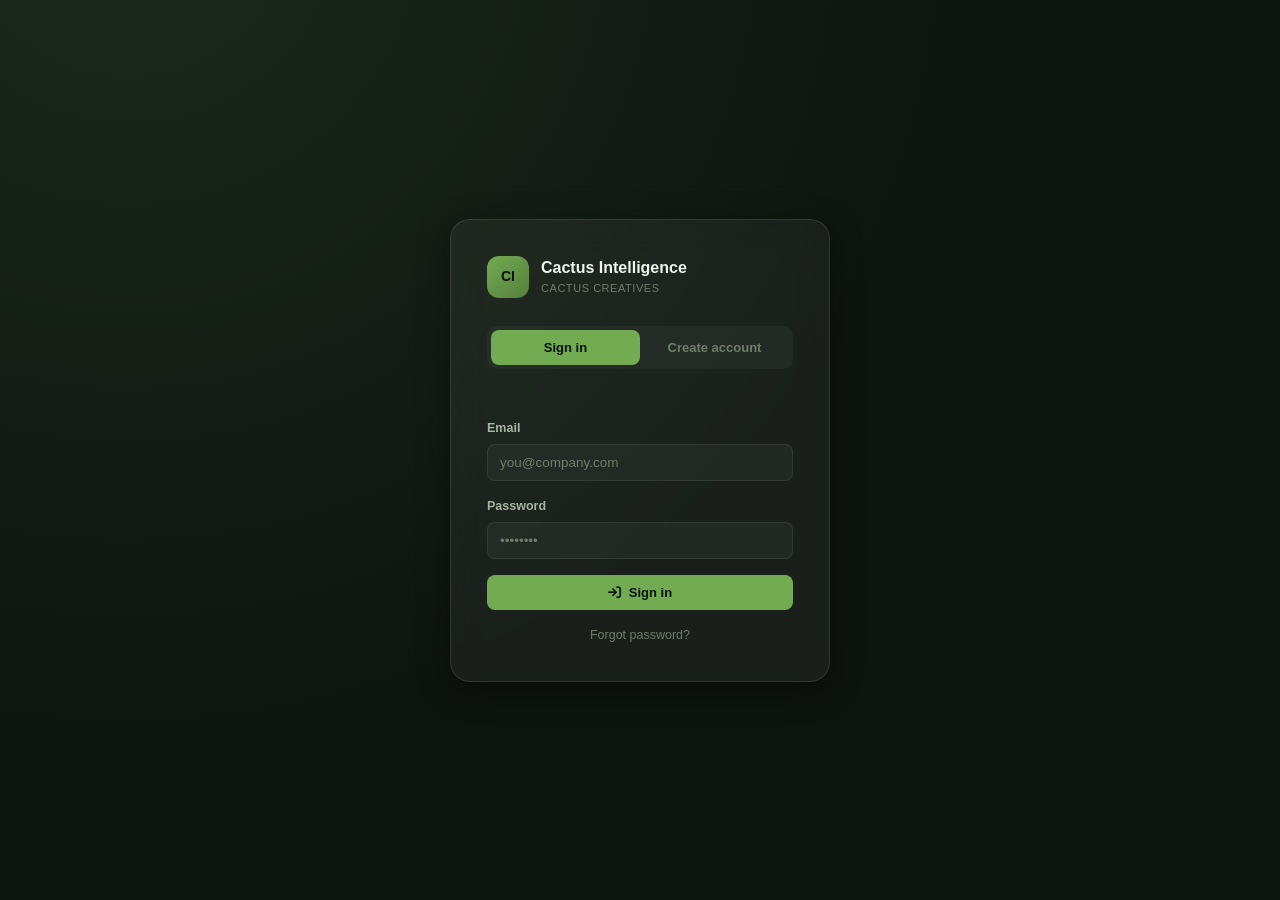
<file: frontend/login.html>
<!DOCTYPE html>
<html lang="en">
<head>
<meta charset="UTF-8">
<meta name="viewport" content="width=device-width, initial-scale=1.0">
<title>Sign in · Cactus Intelligence Suite</title>
<link rel="stylesheet" href="https://cdnjs.cloudflare.com/ajax/libs/font-awesome/6.5.1/css/all.min.css">
<link rel="stylesheet" href="css/theme.css">
<style>
  body { display: flex; align-items: center; justify-content: center; min-height: 100vh; }
  .auth-box {
    width: 380px; padding: 36px;
    background: var(--cis-glass-bg); border: 1px solid var(--cis-glass-border);
    border-radius: var(--cis-radius-lg); box-shadow: var(--cis-shadow-card);
    backdrop-filter: blur(16px);
  }
  .auth-logo { display: flex; align-items: center; gap: 12px; margin-bottom: 28px; }
  .auth-logo .mark {
    width: 42px; height: 42px; border-radius: 12px;
    background: linear-gradient(135deg, var(--cis-primary), var(--cis-primary-dark));
    display: flex; align-items: center; justify-content: center;
    font-family: var(--cis-font-display); font-weight: 700; color: #06140a;
  }
  .auth-tabs { display: flex; margin-bottom: 22px; border-radius: 10px; background: rgba(255,255,255,0.04); padding: 4px; }
  .auth-tab { flex: 1; text-align: center; padding: 8px; border-radius: 8px; cursor: pointer; font-size: 13px; font-weight: 600; color: var(--cis-text-faint); }
  .auth-tab.active { background: var(--cis-primary); color: #06140a; }
  .auth-error { color: #f0a6a3; font-size: 12.5px; margin-bottom: 12px; min-height: 16px; }
</style>
</head>
<body>
  <div class="auth-box">
    <div class="auth-logo">
      <div class="mark">CI</div>
      <div>
        <div style="font-family:var(--cis-font-display);font-weight:700;font-size:16px;">Cactus Intelligence</div>
        <div style="font-size:11px;color:var(--cis-text-faint);text-transform:uppercase;letter-spacing:0.05em;">Cactus Creatives</div>
      </div>
    </div>

    <div class="auth-tabs">
      <div class="auth-tab active" id="tabLogin">Sign in</div>
      <div class="auth-tab" id="tabRegister">Create account</div>
    </div>

    <div class="auth-error" id="authError"></div>

    <form id="loginForm">
      <div class="cis-field">
        <label class="cis-label">Email</label>
        <input class="cis-input" type="email" id="loginEmail" placeholder="you@company.com" required>
      </div>
      <div class="cis-field">
        <label class="cis-label">Password</label>
        <input class="cis-input" type="password" id="loginPassword" placeholder="••••••••" required>
      </div>
      <button class="cis-btn cis-btn-primary" style="width:100%;justify-content:center;" type="submit">
        <i class="fa-solid fa-arrow-right-to-bracket"></i> Sign in
      </button>
      <div style="text-align:center;margin-top:14px;">
        <a href="#" id="forgotLink" style="font-size:12.5px;color:var(--cis-text-faint);">Forgot password?</a>
      </div>
    </form>

    <form id="registerForm" style="display:none;">
      <div class="cis-field">
        <label class="cis-label">Full name</label>
        <input class="cis-input" type="text" id="regName" placeholder="Jane Doe">
      </div>
      <div class="cis-field">
        <label class="cis-label">Email</label>
        <input class="cis-input" type="email" id="regEmail" placeholder="you@company.com" required>
      </div>
      <div class="cis-field">
        <label class="cis-label">Password</label>
        <input class="cis-input" type="password" id="regPassword" placeholder="At least 8 characters" required minlength="8">
      </div>
      <button class="cis-btn cis-btn-primary" style="width:100%;justify-content:center;" type="submit">
        <i class="fa-solid fa-user-plus"></i> Create account
      </button>
      <p style="font-size:11.5px;text-align:center;margin-top:14px;">The first registered account becomes the platform Admin.</p>
    </form>

    <form id="forgotForm" style="display:none;">
      <div class="cis-field">
        <label class="cis-label">Email</label>
        <input class="cis-input" type="email" id="forgotEmail" placeholder="you@company.com" required>
      </div>
      <button class="cis-btn cis-btn-primary" style="width:100%;justify-content:center;" type="submit">
        <i class="fa-solid fa-paper-plane"></i> Send reset link
      </button>
      <div style="text-align:center;margin-top:14px;">
        <a href="#" id="backToLogin" style="font-size:12.5px;color:var(--cis-text-faint);">Back to sign in</a>
      </div>
    </form>
  </div>

<script src="js/api.js"></script>
<script>
  if (CISApi.isAuthenticated()) window.location.href = "/index.html";

  const tabLogin = document.getElementById("tabLogin");
  const tabRegister = document.getElementById("tabRegister");
  const loginForm = document.getElementById("loginForm");
  const registerForm = document.getElementById("registerForm");
  const forgotForm = document.getElementById("forgotForm");
  const authError = document.getElementById("authError");

  function showForm(form) {
    [loginForm, registerForm, forgotForm].forEach(f => f.style.display = "none");
    form.style.display = "block";
    authError.innerText = "";
  }

  tabLogin.addEventListener("click", () => {
    tabLogin.classList.add("active"); tabRegister.classList.remove("active");
    showForm(loginForm);
  });
  tabRegister.addEventListener("click", () => {
    tabRegister.classList.add("active"); tabLogin.classList.remove("active");
    showForm(registerForm);
  });
  document.getElementById("forgotLink").addEventListener("click", (e) => { e.preventDefault(); showForm(forgotForm); });
  document.getElementById("backToLogin").addEventListener("click", (e) => { e.preventDefault(); showForm(loginForm); });

  loginForm.addEventListener("submit", async (e) => {
    e.preventDefault();
    authError.innerText = "";
    try {
      const data = await CISApi.post("/api/auth/login", {
        email: document.getElementById("loginEmail").value,
        password: document.getElementById("loginPassword").value,
      }, { noAuth: true });
      CISApi.setTokens(data.access_token, data.refresh_token);
      window.location.href = "/index.html";
    } catch (err) {
      authError.innerText = err.message || "Login failed";
    }
  });

  registerForm.addEventListener("submit", async (e) => {
    e.preventDefault();
    authError.innerText = "";
    try {
      await CISApi.post("/api/auth/register", {
        email: document.getElementById("regEmail").value,
        password: document.getElementById("regPassword").value,
        full_name: document.getElementById("regName").value,
      }, { noAuth: true });
      const data = await CISApi.post("/api/auth/login", {
        email: document.getElementById("regEmail").value,
        password: document.getElementById("regPassword").value,
      }, { noAuth: true });
      CISApi.setTokens(data.access_token, data.refresh_token);
      window.location.href = "/index.html";
    } catch (err) {
      authError.innerText = err.message || "Registration failed";
    }
  });

  forgotForm.addEventListener("submit", async (e) => {
    e.preventDefault();
    authError.innerText = "";
    try {
      await CISApi.post("/api/auth/forgot-password", {
        email: document.getElementById("forgotEmail").value,
      }, { noAuth: true });
      authError.style.color = "var(--cis-primary-light)";
      authError.innerText = "If that email exists, a reset link has been sent (check server logs in dev mode).";
    } catch (err) {
      authError.style.color = "#f0a6a3";
      authError.innerText = err.message || "Request failed";
    }
  });
</script>
</body>
</html>
</file>
<file: frontend/css/theme.css>
/* =========================================================================
   CACTUS INTELLIGENCE SUITE (CIS) — Design Tokens & Theme
   Brand: Cactus Creatives | Primary: #72ab52
   Style: Enterprise SaaS, Bento Grid, Glassmorphism
   ========================================================================= */

:root {
  /* Brand palette - derived from #72ab52 */
  --cis-primary: #72ab52;
  --cis-primary-light: #8fc46f;
  --cis-primary-dark: #557f3c;
  --cis-primary-50: #f1f7ec;
  --cis-primary-100: #dfeed2;
  --cis-accent: #2f7a5e;       /* deep teal-green accent for contrast */
  --cis-warning: #d99323;
  --cis-danger: #d9534f;
  --cis-info: #3b82c4;

  /* Surfaces */
  --cis-bg: #0e1410;
  --cis-bg-soft: #121b14;
  --cis-surface: rgba(255, 255, 255, 0.04);
  --cis-surface-solid: #161f17;
  --cis-surface-border: rgba(255, 255, 255, 0.08);
  --cis-glass-bg: rgba(255, 255, 255, 0.05);
  --cis-glass-border: rgba(255, 255, 255, 0.10);
  --cis-glass-highlight: rgba(255, 255, 255, 0.08);

  /* Text */
  --cis-text: #eef3ec;
  --cis-text-muted: #a7b5a3;
  --cis-text-faint: #6f7d6c;

  /* Typography */
  --cis-font-display: 'Sora', 'Segoe UI', sans-serif;
  --cis-font-body: 'Inter', 'Segoe UI', sans-serif;
  --cis-font-mono: 'JetBrains Mono', 'Consolas', monospace;

  /* Radii / spacing */
  --cis-radius-sm: 8px;
  --cis-radius-md: 14px;
  --cis-radius-lg: 20px;
  --cis-space-1: 4px;
  --cis-space-2: 8px;
  --cis-space-3: 12px;
  --cis-space-4: 16px;
  --cis-space-5: 24px;
  --cis-space-6: 32px;
  --cis-space-8: 48px;

  --cis-shadow-card: 0 8px 32px rgba(0, 0, 0, 0.35);
  --cis-transition: 180ms cubic-bezier(0.4, 0, 0.2, 1);
}

* { box-sizing: border-box; }

html, body {
  margin: 0;
  padding: 0;
  background: radial-gradient(circle at 10% -10%, #1b2a1c 0%, var(--cis-bg) 55%);
  color: var(--cis-text);
  font-family: var(--cis-font-body);
  font-size: 14px;
  line-height: 1.5;
  min-height: 100vh;
}

a { color: var(--cis-primary-light); text-decoration: none; }
a:hover { text-decoration: underline; }

h1, h2, h3, h4 {
  font-family: var(--cis-font-display);
  font-weight: 600;
  margin: 0 0 var(--cis-space-2) 0;
  letter-spacing: -0.01em;
}

p { margin: 0 0 var(--cis-space-3) 0; color: var(--cis-text-muted); }

::selection { background: var(--cis-primary); color: #06140a; }

/* Scrollbars */
::-webkit-scrollbar { width: 10px; height: 10px; }
::-webkit-scrollbar-track { background: transparent; }
::-webkit-scrollbar-thumb { background: rgba(255,255,255,0.12); border-radius: 8px; }
::-webkit-scrollbar-thumb:hover { background: rgba(255,255,255,0.2); }

/* =========================================================================
   APP SHELL
   ========================================================================= */

.cis-app {
  display: grid;
  grid-template-columns: 264px 1fr;
  min-height: 100vh;
  transition: grid-template-columns var(--cis-transition);
}

@media (max-width: 920px) {
  .cis-app { grid-template-columns: 1fr; }
  .cis-sidebar { display: none; }
  .cis-sidebar.open { display: block; position: fixed; z-index: 50; height: 100vh; }
}

/* ---- Sidebar ---- */
.cis-sidebar {
  background: linear-gradient(180deg, rgba(20,30,21,0.92), rgba(13,19,14,0.96));
  border-right: 1px solid var(--cis-surface-border);
  padding: 0 var(--cis-space-4) var(--cis-space-5);
  display: flex;
  flex-direction: column;
  gap: var(--cis-space-5);
  backdrop-filter: blur(14px);
  position: relative;
  z-index: 20;
  transition: padding var(--cis-transition), width var(--cis-transition);
}

.cis-sidebar-collapse-btn {
  position: absolute;
  top: 32px;
  right: -12px;
  width: 24px;
  height: 24px;
  border-radius: 50%;
  background: var(--cis-surface-solid);
  border: 1px solid var(--cis-surface-border);
  color: var(--cis-text-muted);
  display: flex;
  align-items: center;
  justify-content: center;
  cursor: pointer;
  z-index: 100;
  box-shadow: 0 2px 8px rgba(0,0,0,0.5);
  transition: all var(--cis-transition);
}

.cis-sidebar-collapse-btn:hover {
  color: var(--cis-text);
  border-color: var(--cis-primary);
}

/* Collapsed State */
.cis-app.collapsed { grid-template-columns: 76px 1fr; }
.cis-app.collapsed .cis-sidebar { padding: 0 var(--cis-space-2) var(--cis-space-5); align-items: center; }
.cis-app.collapsed .cis-brand { padding-top: 16px !important; justify-content: center; }
.cis-app.collapsed .cis-logo-full { display: none !important; }
.cis-app.collapsed .cis-logo-icon { display: block !important; }
.cis-app.collapsed .cis-sidebar > nav { margin-top: 24px !important; }
.cis-app.collapsed .cis-nav-label, .cis-app.collapsed .cis-nav-item span { display: none; }
.cis-app.collapsed .cis-nav-item { justify-content: center; padding: 12px; width: 100%; border-radius: var(--cis-radius-md); }
.cis-app.collapsed .cis-nav-item i { margin: 0; font-size: 16px; }
.cis-app.collapsed .cis-sidebar-footer { display: none; }

.cis-brand {
  display: flex;
  align-items: center;
  gap: var(--cis-space-3);
  padding: 0 var(--cis-space-2);
}

.cis-brand-mark {
  width: 38px; height: 38px;
  border-radius: 11px;
  background: linear-gradient(135deg, var(--cis-primary), var(--cis-primary-dark));
  display: flex; align-items: center; justify-content: center;
  font-family: var(--cis-font-display); font-weight: 700; color: #06140a;
  box-shadow: 0 4px 18px rgba(114, 171, 82, 0.35);
  flex-shrink: 0;
}

.cis-brand-text { display: flex; flex-direction: column; }
.cis-brand-text .name { font-family: var(--cis-font-display); font-weight: 700; font-size: 15px; }
.cis-brand-text .org { font-size: 11px; color: var(--cis-text-faint); letter-spacing: 0.04em; text-transform: uppercase; }

.cis-nav-group { display: flex; flex-direction: column; gap: 2px; }
.cis-nav-label {
  font-size: 11px; text-transform: uppercase; letter-spacing: 0.08em;
  color: var(--cis-text-faint); padding: var(--cis-space-3) var(--cis-space-3) var(--cis-space-1);
}

.cis-nav-item {
  display: flex; align-items: center; gap: var(--cis-space-3);
  padding: 9px var(--cis-space-3);
  border-radius: var(--cis-radius-sm);
  color: var(--cis-text-muted);
  font-size: 13.5px; font-weight: 500;
  cursor: pointer;
  transition: background var(--cis-transition), color var(--cis-transition);
  white-space: nowrap;
}
.cis-nav-item i { width: 16px; text-align: center; opacity: 0.85; }
.cis-nav-item:hover { background: var(--cis-surface); color: var(--cis-text); }
.cis-nav-item.active {
  background: linear-gradient(90deg, rgba(114,171,82,0.22), rgba(114,171,82,0.05));
  color: var(--cis-text);
  border-left: 2px solid var(--cis-primary);
  padding-left: calc(var(--cis-space-3) - 2px);
}

.cis-sidebar-footer {
  margin-top: auto;
  padding-top: var(--cis-space-4);
  border-top: 1px solid var(--cis-surface-border);
  font-size: 11.5px;
  color: var(--cis-text-faint);
}

/* ---- Main column ---- */
.cis-main { display: flex; flex-direction: column; min-height: 100vh; }

.cis-topbar {
  display: flex; align-items: center; justify-content: space-between;
  padding: var(--cis-space-4) var(--cis-space-6);
  border-bottom: 1px solid var(--cis-surface-border);
  background: rgba(14, 20, 16, 0.55);
  backdrop-filter: blur(10px);
  position: sticky; top: 0; z-index: 10;
}

.cis-page-title { font-size: 19px; font-weight: 700; font-family: var(--cis-font-display); }
.cis-page-subtitle { font-size: 12.5px; color: var(--cis-text-faint); margin-top: 2px; }

.cis-topbar-actions { display: flex; align-items: center; gap: var(--cis-space-3); }

.cis-content { padding: var(--cis-space-6); flex: 1; }

/* =========================================================================
   BENTO GRID + GLASS CARDS
   ========================================================================= */

.cis-bento {
  display: grid;
  grid-template-columns: repeat(4, 1fr);
  gap: var(--cis-space-5);
}
@media (max-width: 1200px) { .cis-bento { grid-template-columns: repeat(2, 1fr); } }
@media (max-width: 640px) { .cis-bento { grid-template-columns: 1fr; } }

.cis-span-1 { grid-column: span 1; }
.cis-span-2 { grid-column: span 2; }
.cis-span-3 { grid-column: span 3; }
.cis-span-4 { grid-column: span 4; }
@media (max-width: 1200px) {
  .cis-span-3, .cis-span-4 { grid-column: span 2; }
}
@media (max-width: 640px) {
  .cis-span-1, .cis-span-2, .cis-span-3, .cis-span-4 { grid-column: span 1; }
}

.cis-card {
  background: var(--cis-glass-bg);
  border: 1px solid var(--cis-glass-border);
  border-radius: var(--cis-radius-lg);
  padding: var(--cis-space-5);
  box-shadow: var(--cis-shadow-card);
  backdrop-filter: blur(16px);
  position: relative;
  overflow: hidden;
  transition: transform var(--cis-transition), border-color var(--cis-transition);
}
.cis-card::before {
  content: "";
  position: absolute; inset: 0;
  background: linear-gradient(135deg, rgba(255,255,255,0.06), transparent 40%);
  pointer-events: none;
}
.cis-card:hover { border-color: rgba(114,171,82,0.35); }

.cis-card-header {
  display: flex; align-items: flex-start; justify-content: space-between;
  margin-bottom: var(--cis-space-4);
}
.cis-card-title { font-size: 13px; font-weight: 600; color: var(--cis-text-muted); text-transform: uppercase; letter-spacing: 0.04em; }
.cis-card-icon {
  width: 34px; height: 34px; border-radius: 10px;
  background: var(--cis-primary-100);
  display: flex; align-items: center; justify-content: center;
  color: var(--cis-primary-dark);
}

.cis-stat-value { font-family: var(--cis-font-display); font-size: 32px; font-weight: 700; line-height: 1; }
.cis-stat-delta { font-size: 12px; margin-top: var(--cis-space-2); color: var(--cis-text-muted); }
.cis-stat-delta.up { color: var(--cis-primary-light); }
.cis-stat-delta.down { color: var(--cis-danger); }

/* Nested cards (e.g. stat boxes inside a report card) — suppress hover/glow effects */
.cis-card .cis-card {
  border-color: var(--cis-surface-border);
}
.cis-card .cis-card:hover { border-color: var(--cis-surface-border); transform: none; }
.cis-card .cis-card::before { display: none; }

/* =========================================================================
   COMPONENTS
   ========================================================================= */

.cis-btn {
  display: inline-flex; align-items: center; gap: var(--cis-space-2);
  padding: 9px 16px;
  border-radius: var(--cis-radius-sm);
  font-size: 13px; font-weight: 600;
  border: 1px solid transparent;
  cursor: pointer;
  transition: all var(--cis-transition);
  font-family: var(--cis-font-body);
}
.cis-btn-primary { background: var(--cis-primary); color: #06140a; }
.cis-btn-primary:hover { background: var(--cis-primary-light); transform: translateY(-1px); }
.cis-btn-success { background: rgba(114,171,82,0.2); color: var(--cis-primary-light); border-color: rgba(114,171,82,0.4); }
.cis-btn-success:hover { background: rgba(114,171,82,0.35); transform: translateY(-1px); }
.cis-btn-ghost { background: var(--cis-surface); color: var(--cis-text); border-color: var(--cis-surface-border); }
.cis-btn-ghost:hover { background: rgba(255,255,255,0.08); }
.cis-btn-danger { background: rgba(217,83,79,0.15); color: #f0a6a3; border-color: rgba(217,83,79,0.3); }
.cis-btn:disabled { opacity: 0.45; cursor: not-allowed; transform: none; }
.cis-btn-sm { padding: 6px 12px; font-size: 12px; }

.cis-input, .cis-select, textarea.cis-input {
  width: 100%;
  background: rgba(255,255,255,0.04);
  border: 1px solid var(--cis-surface-border);
  border-radius: var(--cis-radius-sm);
  padding: 10px 12px;
  color: var(--cis-text);
  font-size: 13.5px;
  font-family: var(--cis-font-body);
  outline: none;
  transition: border-color var(--cis-transition);
  color-scheme: dark; /* tells browser's native widgets (e.g. select dropdown) to use dark UI */
}
.cis-select {
  appearance: none;
  -webkit-appearance: none;
  background-color: rgba(255,255,255,0.04);
  background-image: url("data:image/svg+xml;charset=US-ASCII,%3Csvg%20xmlns%3D%22http%3A%2F%2Fwww.w3.org%2F2000%2Fsvg%22%20width%3D%22292.4%22%20height%3D%22292.4%22%3E%3Cpath%20fill%3D%22%23a7b5a3%22%20d%3D%22M287%2069.4a17.6%2017.6%200%200%200-13-5.4H18.4c-5%200-9.3%201.8-12.9%205.4A17.6%2017.6%200%200%200%200%2082.2c0%205%201.8%209.3%205.4%2012.9l128%20127.9c3.6%203.6%207.8%205.4%2012.8%205.4s9.2-1.8%2012.8-5.4L287%2095c3.5-3.5%205.4-7.8%205.4-12.8%200-5-1.9-9.2-5.5-12.8z%22%2F%3E%3C%2Fsvg%3E");
  background-repeat: no-repeat;
  background-position: right 14px center;
  background-size: 10px auto;
  padding-right: 36px;
  cursor: pointer;
}
/* Dark option styling for both .cis-select and select.cis-input */
.cis-select option, select.cis-input option {
  background-color: var(--cis-surface-solid);
  color: var(--cis-text);
  font-weight: 500;
}
.cis-input:focus, .cis-select:focus { border-color: var(--cis-primary); }
.cis-input::placeholder { color: var(--cis-text-faint); }

.cis-label { font-size: 12.5px; font-weight: 600; color: var(--cis-text-muted); margin-bottom: 6px; display: block; }
.cis-field { margin-bottom: var(--cis-space-4); }

.cis-badge {
  display: inline-flex; align-items: center; gap: 5px;
  padding: 3px 9px; border-radius: 999px;
  font-size: 11px; font-weight: 700; letter-spacing: 0.02em;
}
.cis-badge-success { background: rgba(114,171,82,0.18); color: var(--cis-primary-light); }
.cis-badge-warning { background: rgba(217,147,35,0.18); color: #f0c178; }
.cis-badge-danger { background: rgba(217,83,79,0.18); color: #f0a6a3; }
.cis-badge-info { background: rgba(59,130,196,0.18); color: #8fc4f0; }
.cis-badge-neutral { background: rgba(255,255,255,0.08); color: var(--cis-text-muted); }

.cis-grade {
  font-family: var(--cis-font-display); font-weight: 800; font-size: 28px;
  width: 56px; height: 56px; border-radius: 14px;
  display: flex; align-items: center; justify-content: center;
}
.cis-grade.grade-a { background: rgba(114,171,82,0.18); color: var(--cis-primary-light); }
.cis-grade.grade-b { background: rgba(59,130,196,0.18); color: #8fc4f0; }
.cis-grade.grade-c { background: rgba(217,147,35,0.18); color: #f0c178; }
.cis-grade.grade-d, .cis-grade.grade-f { background: rgba(217,83,79,0.18); color: #f0a6a3; }

.cis-progress { height: 8px; border-radius: 999px; background: rgba(255,255,255,0.08); overflow: hidden; }
.cis-progress > div { height: 100%; background: linear-gradient(90deg, var(--cis-primary-dark), var(--cis-primary)); border-radius: 999px; }

.cis-checklist { display: flex; flex-direction: column; gap: var(--cis-space-2); max-height: 320px; overflow-y: auto; padding-right: 4px; }
.cis-checkbox-row {
  display: flex; align-items: center; gap: var(--cis-space-3);
  padding: 8px 10px; border-radius: var(--cis-radius-sm);
  border: 1px solid var(--cis-surface-border);
  background: rgba(255,255,255,0.02);
  cursor: pointer;
}
.cis-checkbox-row:hover { background: rgba(255,255,255,0.05); }
.cis-checkbox-row input { accent-color: var(--cis-primary); width: 16px; height: 16px; }

.cis-table { width: 100%; border-collapse: collapse; font-size: 13px; }
.cis-table th {
  text-align: left; padding: 10px 12px; color: var(--cis-text-faint);
  font-size: 11.5px; text-transform: uppercase; letter-spacing: 0.04em;
  border-bottom: 1px solid var(--cis-surface-border);
  background: transparent;
}
.cis-table td {
  padding: 12px;
  border-bottom: 1px solid rgba(255,255,255,0.05);
  background: transparent;
  color: var(--cis-text);
}
.cis-table tr:hover td { background: rgba(255,255,255,0.035); }
.cis-table tbody tr { transition: background var(--cis-transition); }

.cis-empty-state {
  display: flex; flex-direction: column; align-items: center; justify-content: center;
  padding: var(--cis-space-8) var(--cis-space-4);
  color: var(--cis-text-faint); text-align: center; gap: var(--cis-space-2);
}
.cis-empty-state i { font-size: 28px; opacity: 0.5; margin-bottom: var(--cis-space-2); }

/* Text colour utilities */
.cis-text-success { color: var(--cis-primary-light) !important; }
.cis-text-warning { color: #f0c178 !important; }
.cis-text-danger  { color: #f0a6a3 !important; }
.cis-text-muted   { color: var(--cis-text-muted) !important; }
.cis-text-faint   { color: var(--cis-text-faint) !important; }

.cis-toast-container { position: fixed; bottom: 24px; right: 24px; display: flex; flex-direction: column; gap: 10px; z-index: 200; }
.cis-toast {
  background: var(--cis-surface-solid); border: 1px solid var(--cis-surface-border);
  border-left: 3px solid var(--cis-primary);
  padding: 12px 16px; border-radius: var(--cis-radius-sm);
  font-size: 13px; box-shadow: var(--cis-shadow-card);
  min-width: 240px; animation: cisToastIn 220ms ease-out;
}
.cis-toast.error { border-left-color: var(--cis-danger); }
@keyframes cisToastIn { from { opacity: 0; transform: translateY(8px); } to { opacity: 1; transform: translateY(0); } }

.cis-modal-backdrop {
  position: fixed; inset: 0; background: rgba(5,9,6,0.6);
  display: none;
  align-items: center; justify-content: center; z-index: 100;
  backdrop-filter: blur(4px);
}
.cis-modal-backdrop.open { display: flex; }
.cis-modal {
  background: var(--cis-surface-solid); border: 1px solid var(--cis-surface-border);
  border-radius: var(--cis-radius-lg); padding: var(--cis-space-6);
  width: 480px; max-width: 92vw; max-height: 86vh; overflow-y: auto;
  box-shadow: 0 20px 60px rgba(0,0,0,0.5);
}

.cis-tabs { display: flex; gap: var(--cis-space-2); border-bottom: 1px solid var(--cis-surface-border); margin-bottom: var(--cis-space-5); }
.cis-tab {
  padding: 10px 4px; margin-right: var(--cis-space-4);
  color: var(--cis-text-faint); font-size: 13px; font-weight: 600;
  border-bottom: 2px solid transparent; cursor: pointer;
}
.cis-tab.active { color: var(--cis-text); border-bottom-color: var(--cis-primary); }

.cis-loader { display: flex; align-items: center; justify-content: center; padding: var(--cis-space-6); }
.cis-spinner {
  width: 28px; height: 28px; border-radius: 50%;
  border: 3px solid rgba(255,255,255,0.1); border-top-color: var(--cis-primary);
  animation: cisSpin 0.7s linear infinite;
}
@keyframes cisSpin { to { transform: rotate(360deg); } }

.cis-mobile-toggle { display: none; }
@media (max-width: 920px) {
  .cis-mobile-toggle { display: inline-flex; }
}
</file>
